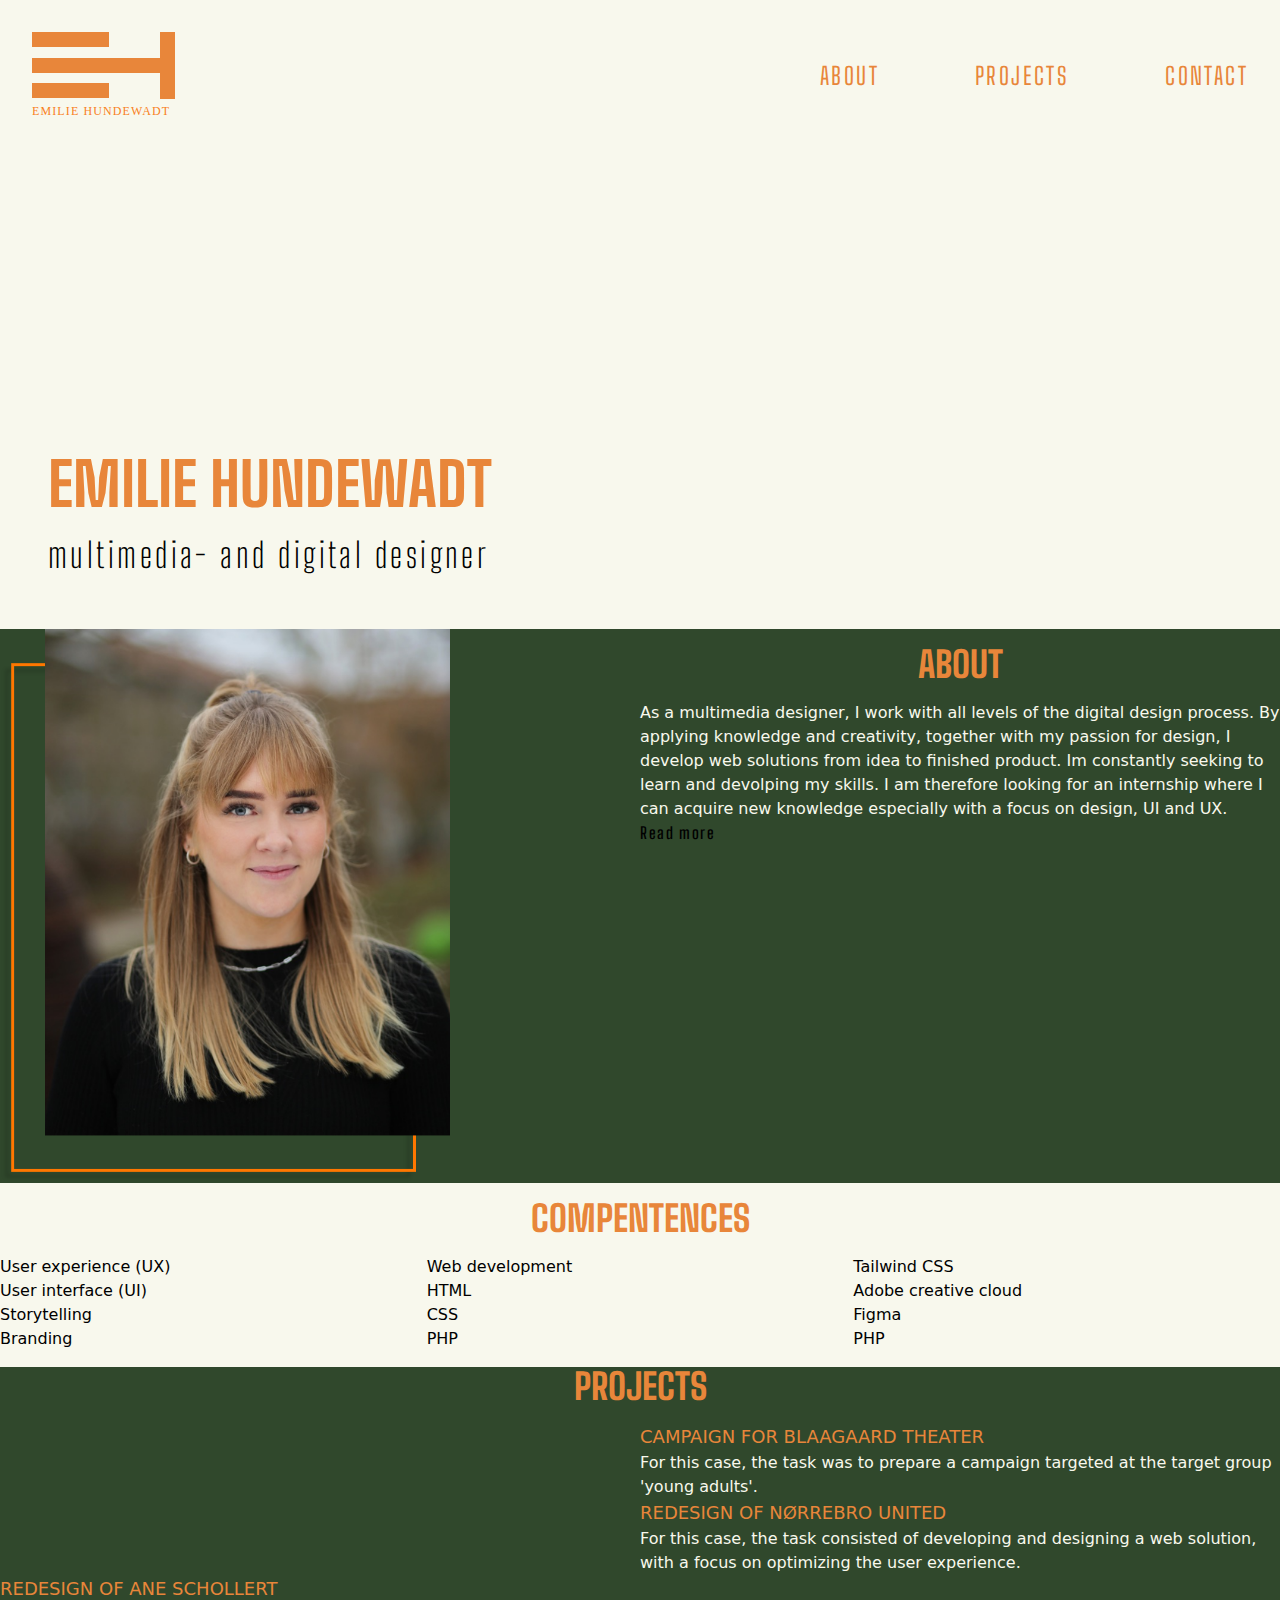
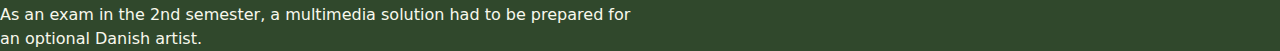
<file: index.html>
<!DOCTYPE html>
<html lang="en">
  <head>
    <meta charset="UTF-8" />
    <link rel="icon" type="image/svg+xml" href="/vite.svg" />
    <meta name="viewport" content="width=device-width, initial-scale=1.0" />
    <title>PPW</title>
    <link rel="preconnect" href="https://fonts.googleapis.com" />
    <link rel="preconnect" href="https://fonts.gstatic.com" crossorigin />
    <link href="https://fonts.googleapis.com/css2?family=Big+Shoulders+Text:wght@800&display=swap" rel="stylesheet" />
    <link rel="preconnect" href="https://fonts.googleapis.com" />
    <link rel="preconnect" href="https://fonts.gstatic.com" crossorigin />
    <link href="https://fonts.googleapis.com/css2?family=Big+Shoulders+Text:wght@200&display=swap" rel="stylesheet" />
    <link rel="preconnect" href="https://fonts.googleapis.com" />
    <link rel="preconnect" href="https://fonts.gstatic.com" crossorigin />
    <link href="https://fonts.googleapis.com/css2?family=Abel&display=swap" rel="stylesheet" />
    
    <script type="module" crossorigin src="./assets/main-b1082cd6.js"></script>
    <link rel="stylesheet" href="./assets/index-2ffcbffa.css">
  </head>
  <body class="bg-beige">
    <header class="banner">
      <div class="logo">
        <a href="index.html">
          <img src="img/lillelogo.svg" alt="Hjem knap" />
        </a>
      </div>
      <nav class="main-menu">
        <button class="toggle-btn font-bigshoulders text-2xl font-extralight tracking-widest">MENU</button>
        <ul>
          <li class="toggle_about"><a href="index.html">ABOUT</a></li>
          <li class="toggle_projects"><a href="portfolio.html">PROJECTS</a></li>
          <li class="toggle_contact"><a href="om.html">CONTACT</a></li>
        </ul>
      </nav>
    </header>

    <main>
      <div class="overskrift">
        <h1 class="navn font-bigshoulders font-extrabold text-orange">EMILIE HUNDEWADT</h1>
        <h3 class="underoverskrift font-bigshoulders font-extralight tracking-widest">multimedia- and digital designer</h3>
      </div>

      <!-- <div class="groenboks1 col-span-2">
        <img src="img/groenboks.png" alt="profilbillede" />
      </div> -->

      <section class="section1 grid grid-cols-2 rounded-none bg-grøn">
        <div class="mig col-span-1 col-start-1 grid">
          <img src="img/rigtigmig.png" alt="profilbillede" />
        </div>

        <div class="col-start-2">
          <h1 class="m-4 text-center font-bigshoulders text-4xl font-extrabold text-orange">ABOUT</h1>
          <p class="text-beige">As a multimedia designer, I work with all levels of the digital design process. By applying knowledge and creativity, together with my passion for design, I develop web solutions from idea to finished product. Im constantly seeking to learn and devolping my skills. I am therefore looking for an internship where I can acquire new knowledge especially with a focus on design, UI and UX.</p>
          <h3 class="font-bigshoulders font-semibold tracking-widest">Read more</h3>
        </div>
      </section>

      <section class="section 2">
        <h1 class="m-4 text-center font-bigshoulders text-4xl font-extrabold text-orange">COMPENTENCES</h1>
        <div class="grid grid-cols-3">
          <div class="kolonne1 col-span-1 col-start-1 grid">
            <ul>
              <li>
                <p>User experience (UX)</p>
              </li>
              <li>
                <p>User interface (UI)</p>
              </li>
              <li>
                <p>Storytelling</p>
              </li>
              <li>
                <p>Branding</p>
              </li>
            </ul>
          </div>
          <div class="kolonne2 col-span-1 col-start-2 grid">
            <ul>
              <li>
                <p>Web development  </p>
              </li>
              <li>
                <p>HTML</p>
              </li>
              <li>
                <p>CSS</p>
              </li>
              <li>
                <p>PHP</p>
              </li>
            </ul>
          </div>

          <div class="kolonne3 col-span-1 col-start-3 grid">
            <ul>
              <li>
                <p>Tailwind CSS</p>
              </li>
              <li>
                <p>Adobe creative cloud</p>
              </li>
              <li>
                <p>Figma</p>
              </li>
              <li>
                <p>PHP</p>
              </li>
            </ul>
          </div>
        </div>
      </section>

      <section class="section3 rounded-none bg-grøn">
        <h1 class="m-4 text-center font-bigshoulders text-4xl font-extrabold text-orange">PROJECTS</h1>
        <div class="grid grid-cols-2">
          <div class="bl">
            
          </div>
          <div>
            <h3 class="text-lg font-extralight text-orange">CAMPAIGN FOR BLAAGAARD THEATER</h3>
            <p class="text-beige">For this case, the task was to prepare a campaign targeted at the target group 'young adults'.</p>
          </div>
          <div class="col-start-2 grid">
            <h3 class="text-lg font-extralight text-orange">REDESIGN OF NØRREBRO UNITED</h3>
            <p class="text-beige">For this case, the task consisted of developing and designing a web solution, with a focus on optimizing the user experience.</p>
          </div>
          <div>
            <h3 class="text-lg font-extralight text-orange">REDESIGN OF ANE SCHOLLERT</h3>
            <p class="text-beige">As an exam in the 2nd semester, a multimedia solution had to be prepared for an optional Danish artist.</p>
          </div>
        </div>
      </section>
    </main>

    
  </body>
</html>
</file>
<file: assets/index-2ffcbffa.css>
*,:before,:after{box-sizing:border-box;border-width:0;border-style:solid;border-color:currentColor}:before,:after{--tw-content: ""}html{line-height:1.5;-webkit-text-size-adjust:100%;-moz-tab-size:4;-o-tab-size:4;tab-size:4;font-family:ui-sans-serif,system-ui,-apple-system,BlinkMacSystemFont,Segoe UI,Roboto,Helvetica Neue,Arial,Noto Sans,sans-serif,"Apple Color Emoji","Segoe UI Emoji",Segoe UI Symbol,"Noto Color Emoji";font-feature-settings:normal}body{margin:0;line-height:inherit}hr{height:0;color:inherit;border-top-width:1px}abbr:where([title]){-webkit-text-decoration:underline dotted;text-decoration:underline dotted}h1,h2,h3,h4,h5,h6{font-size:inherit;font-weight:inherit}a{color:inherit;text-decoration:inherit}b,strong{font-weight:bolder}code,kbd,samp,pre{font-family:ui-monospace,SFMono-Regular,Menlo,Monaco,Consolas,Liberation Mono,Courier New,monospace;font-size:1em}small{font-size:80%}sub,sup{font-size:75%;line-height:0;position:relative;vertical-align:baseline}sub{bottom:-.25em}sup{top:-.5em}table{text-indent:0;border-color:inherit;border-collapse:collapse}button,input,optgroup,select,textarea{font-family:inherit;font-size:100%;font-weight:inherit;line-height:inherit;color:inherit;margin:0;padding:0}button,select{text-transform:none}button,[type=button],[type=reset],[type=submit]{-webkit-appearance:button;background-color:transparent;background-image:none}:-moz-focusring{outline:auto}:-moz-ui-invalid{box-shadow:none}progress{vertical-align:baseline}::-webkit-inner-spin-button,::-webkit-outer-spin-button{height:auto}[type=search]{-webkit-appearance:textfield;outline-offset:-2px}::-webkit-search-decoration{-webkit-appearance:none}::-webkit-file-upload-button{-webkit-appearance:button;font:inherit}summary{display:list-item}blockquote,dl,dd,h1,h2,h3,h4,h5,h6,hr,figure,p,pre{margin:0}fieldset{margin:0;padding:0}legend{padding:0}ol,ul,menu{list-style:none;margin:0;padding:0}textarea{resize:vertical}input::-moz-placeholder,textarea::-moz-placeholder{opacity:1;color:#9ca3af}input::placeholder,textarea::placeholder{opacity:1;color:#9ca3af}button,[role=button]{cursor:pointer}:disabled{cursor:default}img,svg,video,canvas,audio,iframe,embed,object{display:block;vertical-align:middle}img,video{max-width:100%;height:auto}[hidden]{display:none}[type=text],[type=email],[type=url],[type=password],[type=number],[type=date],[type=datetime-local],[type=month],[type=search],[type=tel],[type=time],[type=week],[multiple],textarea,select{-webkit-appearance:none;-moz-appearance:none;appearance:none;background-color:#fff;border-color:#6b7280;border-width:1px;border-radius:0;padding:.5rem .75rem;font-size:1rem;line-height:1.5rem;--tw-shadow: 0 0 #0000}[type=text]:focus,[type=email]:focus,[type=url]:focus,[type=password]:focus,[type=number]:focus,[type=date]:focus,[type=datetime-local]:focus,[type=month]:focus,[type=search]:focus,[type=tel]:focus,[type=time]:focus,[type=week]:focus,[multiple]:focus,textarea:focus,select:focus{outline:2px solid transparent;outline-offset:2px;--tw-ring-inset: var(--tw-empty, );--tw-ring-offset-width: 0px;--tw-ring-offset-color: #fff;--tw-ring-color: #2563eb;--tw-ring-offset-shadow: var(--tw-ring-inset) 0 0 0 var(--tw-ring-offset-width) var(--tw-ring-offset-color);--tw-ring-shadow: var(--tw-ring-inset) 0 0 0 calc(1px + var(--tw-ring-offset-width)) var(--tw-ring-color);box-shadow:var(--tw-ring-offset-shadow),var(--tw-ring-shadow),var(--tw-shadow);border-color:#2563eb}input::-moz-placeholder,textarea::-moz-placeholder{color:#6b7280;opacity:1}input::placeholder,textarea::placeholder{color:#6b7280;opacity:1}::-webkit-datetime-edit-fields-wrapper{padding:0}::-webkit-date-and-time-value{min-height:1.5em}::-webkit-datetime-edit,::-webkit-datetime-edit-year-field,::-webkit-datetime-edit-month-field,::-webkit-datetime-edit-day-field,::-webkit-datetime-edit-hour-field,::-webkit-datetime-edit-minute-field,::-webkit-datetime-edit-second-field,::-webkit-datetime-edit-millisecond-field,::-webkit-datetime-edit-meridiem-field{padding-top:0;padding-bottom:0}select{background-image:url("data:image/svg+xml,%3csvg xmlns='http://www.w3.org/2000/svg' fill='none' viewBox='0 0 20 20'%3e%3cpath stroke='%236b7280' stroke-linecap='round' stroke-linejoin='round' stroke-width='1.5' d='M6 8l4 4 4-4'/%3e%3c/svg%3e");background-position:right .5rem center;background-repeat:no-repeat;background-size:1.5em 1.5em;padding-right:2.5rem;-webkit-print-color-adjust:exact;print-color-adjust:exact}[multiple]{background-image:initial;background-position:initial;background-repeat:unset;background-size:initial;padding-right:.75rem;-webkit-print-color-adjust:unset;print-color-adjust:unset}[type=checkbox],[type=radio]{-webkit-appearance:none;-moz-appearance:none;appearance:none;padding:0;-webkit-print-color-adjust:exact;print-color-adjust:exact;display:inline-block;vertical-align:middle;background-origin:border-box;-webkit-user-select:none;-moz-user-select:none;user-select:none;flex-shrink:0;height:1rem;width:1rem;color:#2563eb;background-color:#fff;border-color:#6b7280;border-width:1px;--tw-shadow: 0 0 #0000}[type=checkbox]{border-radius:0}[type=radio]{border-radius:100%}[type=checkbox]:focus,[type=radio]:focus{outline:2px solid transparent;outline-offset:2px;--tw-ring-inset: var(--tw-empty, );--tw-ring-offset-width: 2px;--tw-ring-offset-color: #fff;--tw-ring-color: #2563eb;--tw-ring-offset-shadow: var(--tw-ring-inset) 0 0 0 var(--tw-ring-offset-width) var(--tw-ring-offset-color);--tw-ring-shadow: var(--tw-ring-inset) 0 0 0 calc(2px + var(--tw-ring-offset-width)) var(--tw-ring-color);box-shadow:var(--tw-ring-offset-shadow),var(--tw-ring-shadow),var(--tw-shadow)}[type=checkbox]:checked,[type=radio]:checked{border-color:transparent;background-color:currentColor;background-size:100% 100%;background-position:center;background-repeat:no-repeat}[type=checkbox]:checked{background-image:url("data:image/svg+xml,%3csvg viewBox='0 0 16 16' fill='white' xmlns='http://www.w3.org/2000/svg'%3e%3cpath d='M12.207 4.793a1 1 0 010 1.414l-5 5a1 1 0 01-1.414 0l-2-2a1 1 0 011.414-1.414L6.5 9.086l4.293-4.293a1 1 0 011.414 0z'/%3e%3c/svg%3e")}[type=radio]:checked{background-image:url("data:image/svg+xml,%3csvg viewBox='0 0 16 16' fill='white' xmlns='http://www.w3.org/2000/svg'%3e%3ccircle cx='8' cy='8' r='3'/%3e%3c/svg%3e")}[type=checkbox]:checked:hover,[type=checkbox]:checked:focus,[type=radio]:checked:hover,[type=radio]:checked:focus{border-color:transparent;background-color:currentColor}[type=checkbox]:indeterminate{background-image:url("data:image/svg+xml,%3csvg xmlns='http://www.w3.org/2000/svg' fill='none' viewBox='0 0 16 16'%3e%3cpath stroke='white' stroke-linecap='round' stroke-linejoin='round' stroke-width='2' d='M4 8h8'/%3e%3c/svg%3e");border-color:transparent;background-color:currentColor;background-size:100% 100%;background-position:center;background-repeat:no-repeat}[type=checkbox]:indeterminate:hover,[type=checkbox]:indeterminate:focus{border-color:transparent;background-color:currentColor}[type=file]{background:unset;border-color:inherit;border-width:0;border-radius:0;padding:0;font-size:unset;line-height:inherit}[type=file]:focus{outline:1px solid ButtonText;outline:1px auto -webkit-focus-ring-color}*,:before,:after{--tw-border-spacing-x: 0;--tw-border-spacing-y: 0;--tw-translate-x: 0;--tw-translate-y: 0;--tw-rotate: 0;--tw-skew-x: 0;--tw-skew-y: 0;--tw-scale-x: 1;--tw-scale-y: 1;--tw-pan-x: ;--tw-pan-y: ;--tw-pinch-zoom: ;--tw-scroll-snap-strictness: proximity;--tw-ordinal: ;--tw-slashed-zero: ;--tw-numeric-figure: ;--tw-numeric-spacing: ;--tw-numeric-fraction: ;--tw-ring-inset: ;--tw-ring-offset-width: 0px;--tw-ring-offset-color: #fff;--tw-ring-color: rgb(59 130 246 / .5);--tw-ring-offset-shadow: 0 0 #0000;--tw-ring-shadow: 0 0 #0000;--tw-shadow: 0 0 #0000;--tw-shadow-colored: 0 0 #0000;--tw-blur: ;--tw-brightness: ;--tw-contrast: ;--tw-grayscale: ;--tw-hue-rotate: ;--tw-invert: ;--tw-saturate: ;--tw-sepia: ;--tw-drop-shadow: ;--tw-backdrop-blur: ;--tw-backdrop-brightness: ;--tw-backdrop-contrast: ;--tw-backdrop-grayscale: ;--tw-backdrop-hue-rotate: ;--tw-backdrop-invert: ;--tw-backdrop-opacity: ;--tw-backdrop-saturate: ;--tw-backdrop-sepia: }::backdrop{--tw-border-spacing-x: 0;--tw-border-spacing-y: 0;--tw-translate-x: 0;--tw-translate-y: 0;--tw-rotate: 0;--tw-skew-x: 0;--tw-skew-y: 0;--tw-scale-x: 1;--tw-scale-y: 1;--tw-pan-x: ;--tw-pan-y: ;--tw-pinch-zoom: ;--tw-scroll-snap-strictness: proximity;--tw-ordinal: ;--tw-slashed-zero: ;--tw-numeric-figure: ;--tw-numeric-spacing: ;--tw-numeric-fraction: ;--tw-ring-inset: ;--tw-ring-offset-width: 0px;--tw-ring-offset-color: #fff;--tw-ring-color: rgb(59 130 246 / .5);--tw-ring-offset-shadow: 0 0 #0000;--tw-ring-shadow: 0 0 #0000;--tw-shadow: 0 0 #0000;--tw-shadow-colored: 0 0 #0000;--tw-blur: ;--tw-brightness: ;--tw-contrast: ;--tw-grayscale: ;--tw-hue-rotate: ;--tw-invert: ;--tw-saturate: ;--tw-sepia: ;--tw-drop-shadow: ;--tw-backdrop-blur: ;--tw-backdrop-brightness: ;--tw-backdrop-contrast: ;--tw-backdrop-grayscale: ;--tw-backdrop-hue-rotate: ;--tw-backdrop-invert: ;--tw-backdrop-opacity: ;--tw-backdrop-saturate: ;--tw-backdrop-sepia: }.banner{display:flex;justify-content:space-between;align-items:center;flex-flow:wrap;margin:2rem}.main-menu{display:flex;color:#e8863a;font-family:Big Shoulders Text;font-size:24px;line-height:32px}.main-menu ul{list-style:none;padding:0;display:flex;gap:6rem;letter-spacing:.1em;transition:background-color .5s ease}.banner a{text-decoration:none;color:#e8863a}.main-menu a:hover{border-bottom:2px solid #edf0ec}.logo{display:flex;width:35vh}.toggle-btn{background:transparent;border:none;min-width:44px;min-height:44px;font-size:1.2rem;cursor:pointer;display:none}@media (max-width: 600px){.banner{display:flex;justify-content:space-between;align-items:center;flex-flow:wrap;margin:2rem}.logo{width:20vh;height:auto}.toggle-btn{display:block}.main-menu{display:contents}.main-menu ul{display:none}}@media (max-width: 1000px){.banner{display:flex;justify-content:space-between;align-items:center;flex-flow:wrap;margin:2rem}.logo{width:20vh;height:auto}.toggle-btn{display:block}.main-menu{display:contents}.main-menu ul{display:none}.main-menu.shown ul{padding-top:1rem;display:flex;flex:1 1 100%;flex-flow:column;text-align:end}}.col-span-2{grid-column:span 2 / span 2}.col-span-1{grid-column:span 1 / span 1}.col-start-1{grid-column-start:1}.col-start-2{grid-column-start:2}.col-start-3{grid-column-start:3}.m-4{margin:1rem}.grid{display:grid}.grid-cols-2{grid-template-columns:repeat(2,minmax(0,1fr))}.grid-cols-3{grid-template-columns:repeat(3,minmax(0,1fr))}.rounded-none{border-radius:0}.bg-beige{--tw-bg-opacity: 1;background-color:rgb(248 248 237 / var(--tw-bg-opacity))}.bg-gr\f8n{--tw-bg-opacity: 1;background-color:rgb(48 72 44 / var(--tw-bg-opacity))}.text-center{text-align:center}.font-bigshoulders{font-family:Big Shoulders Text,cursive}.text-2xl{font-size:1.5rem;line-height:2rem}.text-4xl{font-size:2.25rem;line-height:2.5rem}.text-lg{font-size:1.125rem;line-height:1.75rem}.font-extralight{font-weight:200}.font-extrabold{font-weight:800}.font-semibold{font-weight:600}.tracking-widest{letter-spacing:.1em}.text-orange{--tw-text-opacity: 1;color:rgb(232 134 58 / var(--tw-text-opacity))}.text-beige{--tw-text-opacity: 1;color:rgb(248 248 237 / var(--tw-text-opacity))}@media (max-width: 600px){.overskrift{margin:20rem 3rem 3rem}.navn{font-size:30px}.underoverskrift{font-size:17.5px}.groenboks1{display:flex;width:100vh}.section1 img{display:flex;width:30vh;margin:1rem}}@media (max-width: 1000px){.overskrift{margin:20rem 3rem 3rem}.navn{font-size:40px}.underoverskrift{font-size:23.2px}.groenboks1{display:flex;width:100vh}.section1 img{display:flex;width:30vh}}@media (min-width: 1000px){.overskrift{margin:20rem 3rem 3rem}.navn{font-size:60px}.underoverskrift{font-size:34.5px}.groenboks1{display:flex;width:100vh}.section1 img{display:flex;width:50vh}}
</file>
